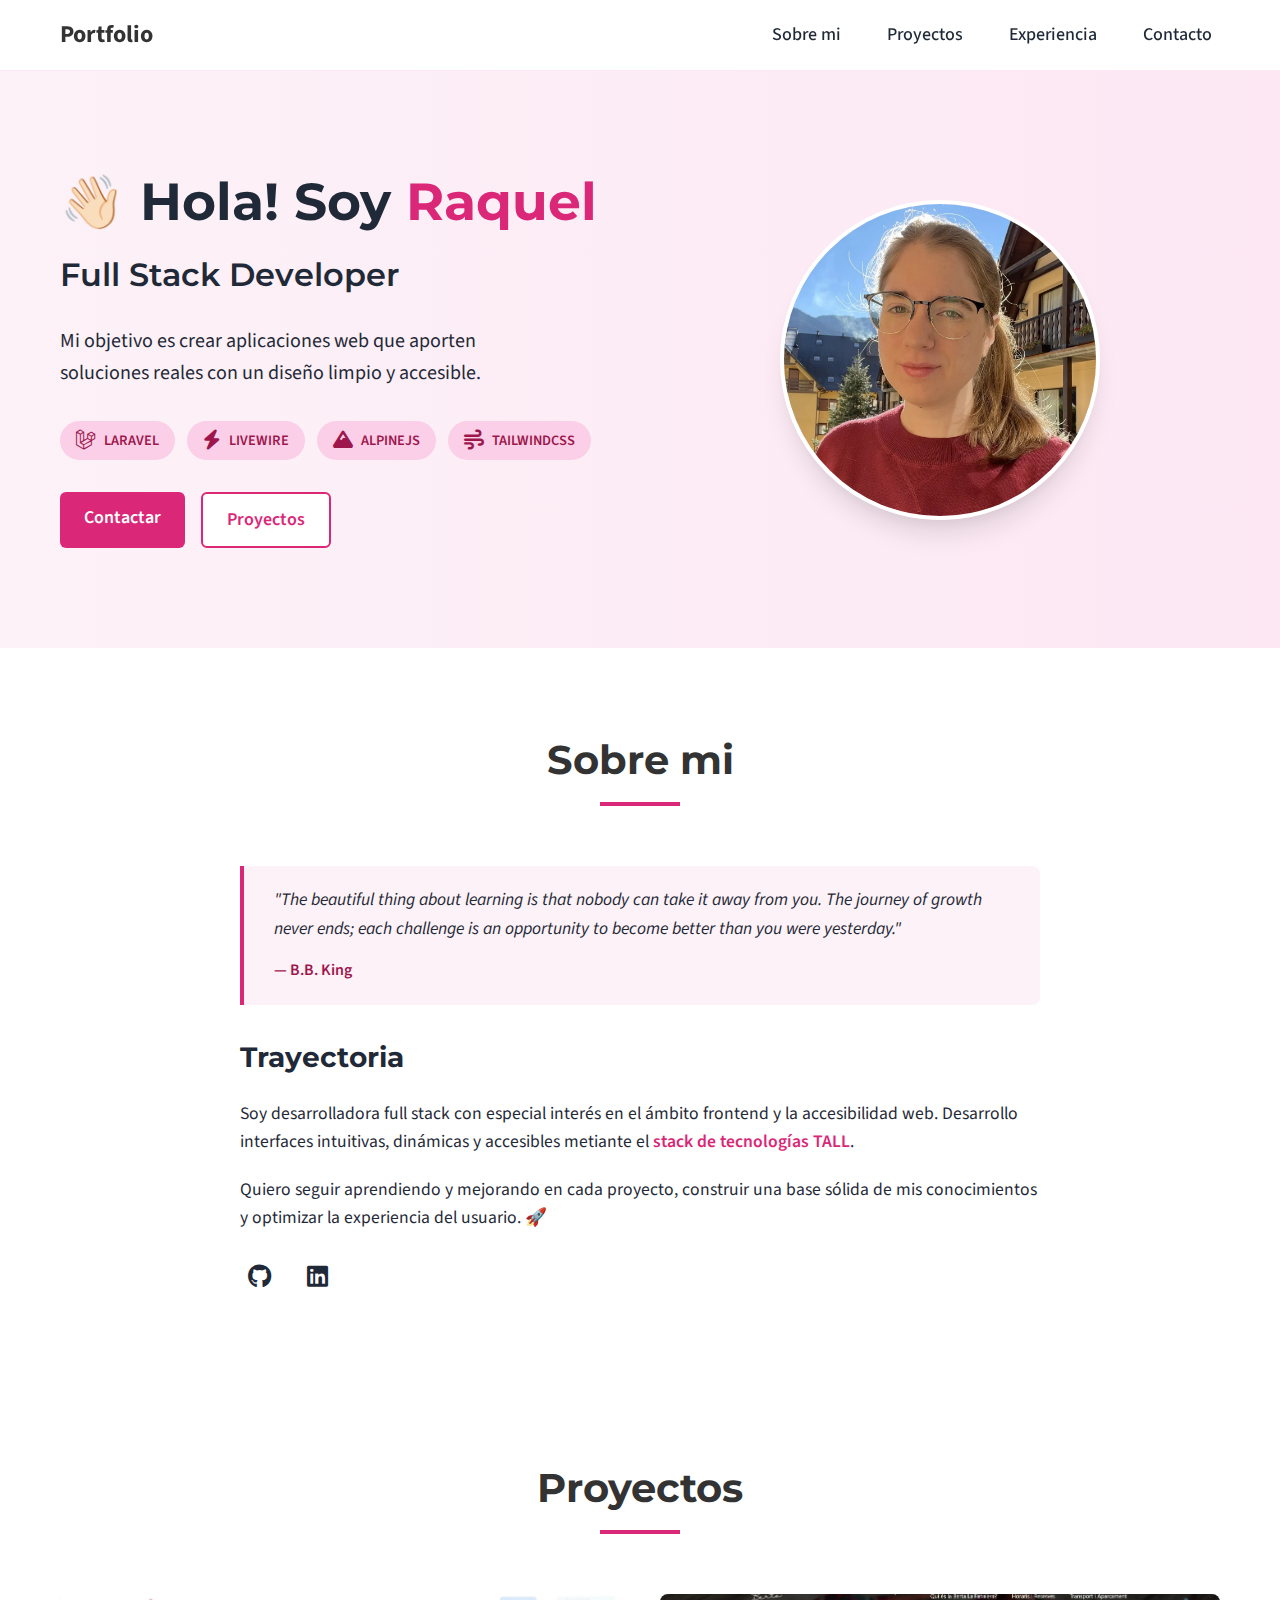
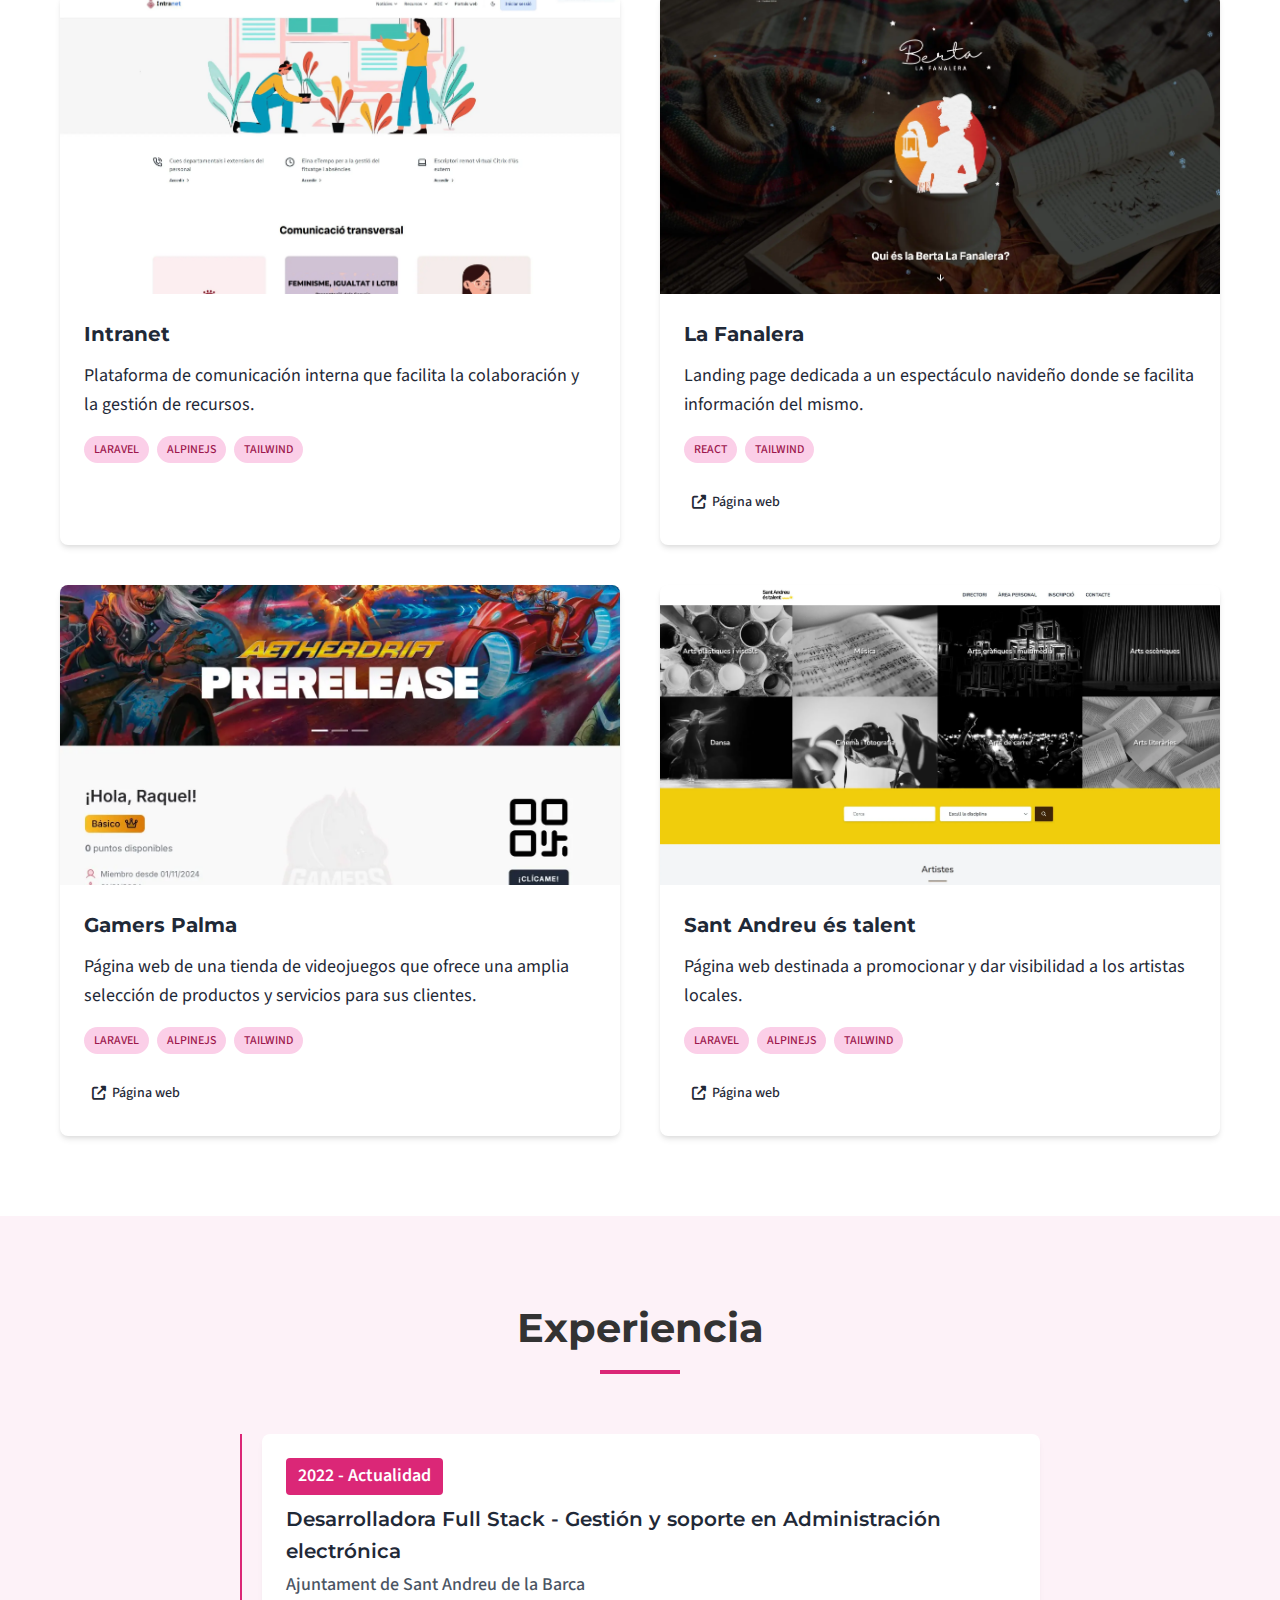
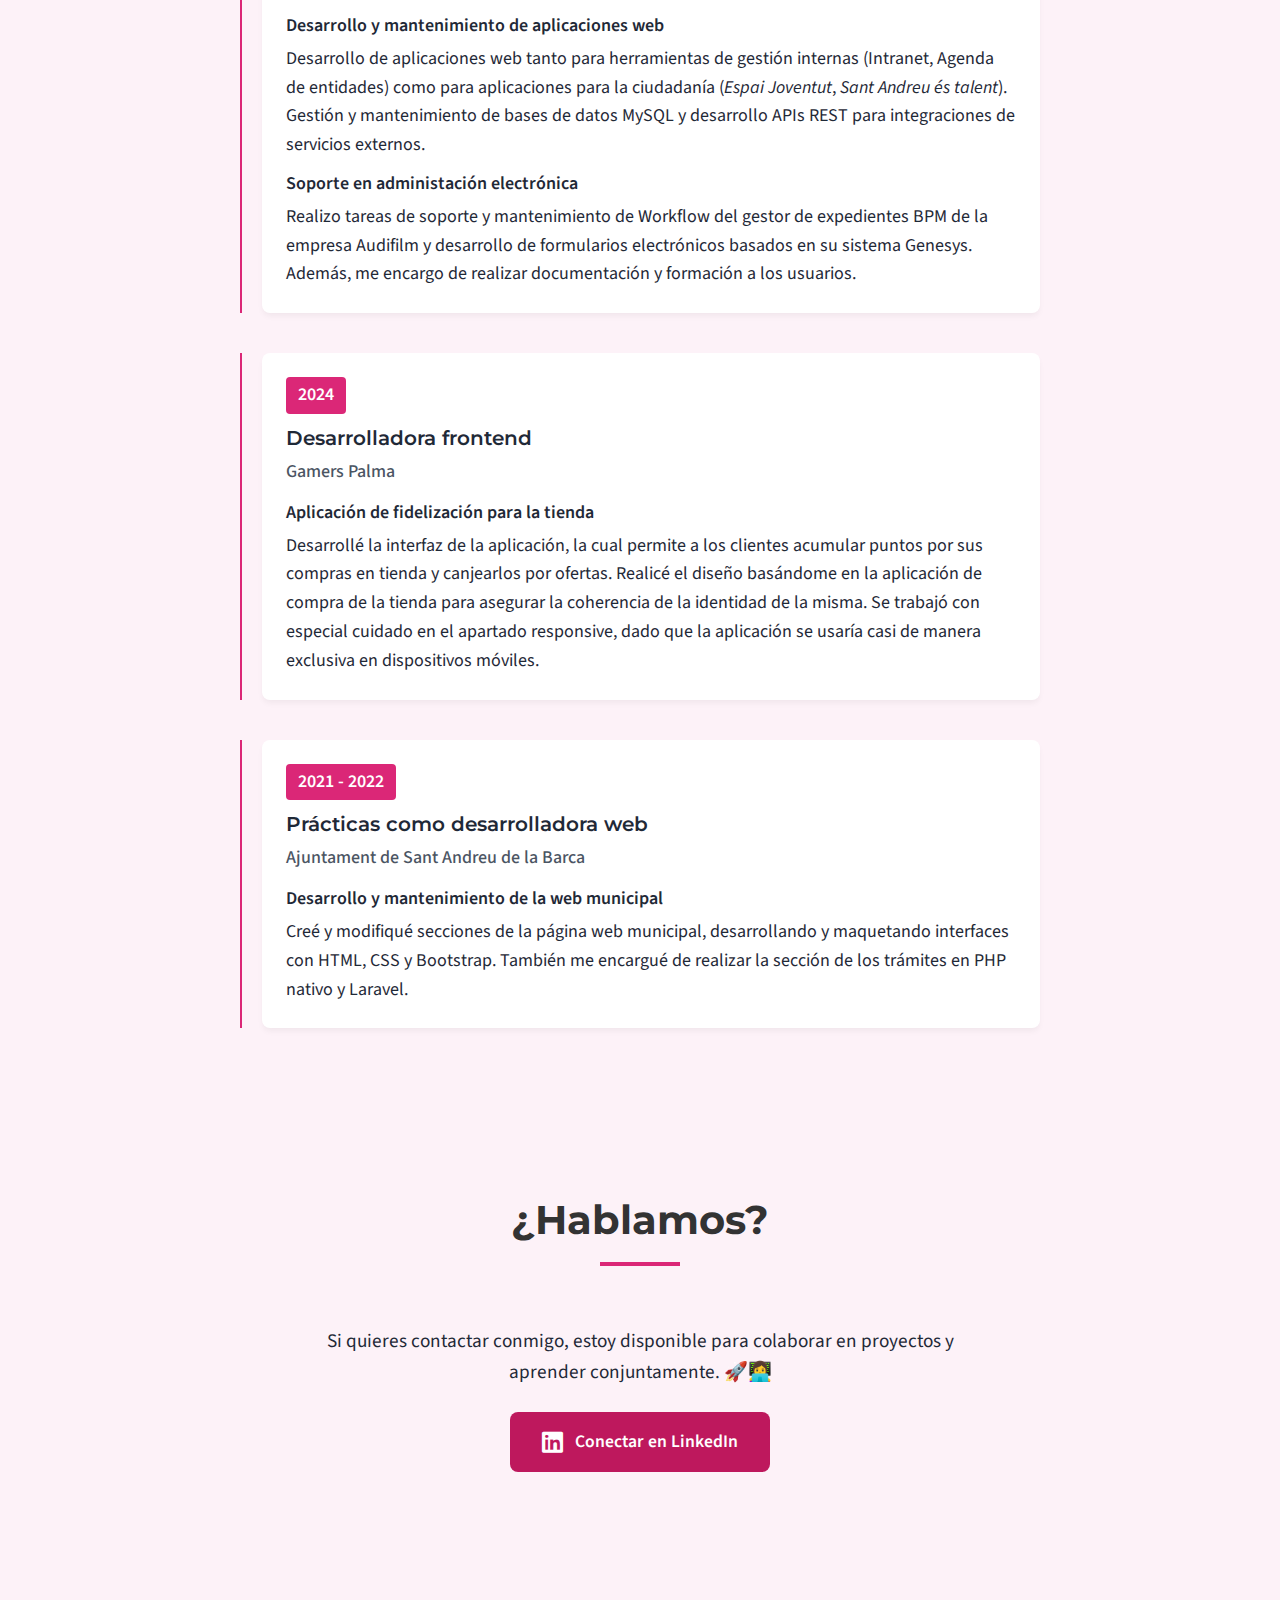
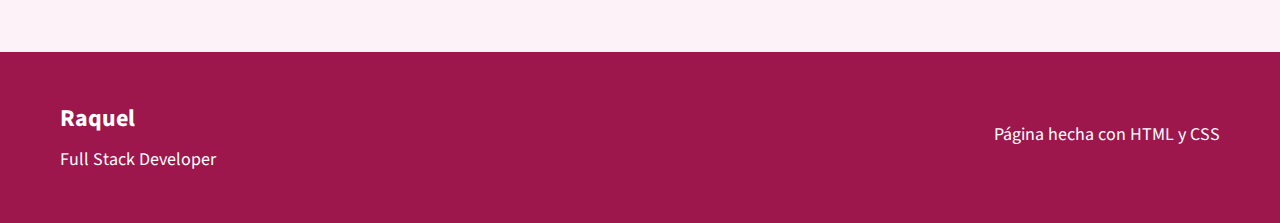
<file: index_v2.html>
<!DOCTYPE html>
<html lang="en">

<head>
  <meta charset="UTF-8">
  <meta name="viewport" content="width=device-width, initial-scale=1.0">
  <title>Portfolio | Raquel</title>
  <!-- Font Awesome -->
  <link rel="stylesheet" href="https://cdnjs.cloudflare.com/ajax/libs/font-awesome/6.4.0/css/all.min.css">
  <!-- CSS -->
  <link rel="stylesheet" href="styles_v2.css">
</head>

<body>
  <!-- Navegación -->
  <nav class="navbar" role="navigation" aria-label="Navegación principal">
    <div class="container">
      <div class="logo">Portfolio</div>
      <input type="checkbox" id="nav-toggle" class="nav-toggle" aria-expanded="false" aria-controls="nav-menu">
      <label for="nav-toggle" class="nav-toggle-label" aria-label="Toggle navigation menu">
        <span></span>
      </label>
      <ul class="nav-menu" id="nav-menu">
        <li><a href="#about">Sobre mi</a></li>
        <li><a href="#projects">Proyectos</a></li>
        <li><a href="#experience">Experiencia</a></li>
        <li><a href="#contact">Contacto</a></li>
      </ul>
    </div>
  </nav>

  <!-- Main -->
  <main id="main-content">
    <!-- Hero Section -->
    <section class="hero">
      <div class="container">
        <div class="hero-content">
          <div class="hero-text">
            <h1>👋🏻 Hola! Soy <span class="highlight">Raquel</span></h1>
            <h2>Full Stack Developer</h2>
            <p>
              Mi objetivo es crear aplicaciones web que aporten soluciones reales con un diseño limpio y accesible.
            </p>
            <!-- Skills -->
            <div class="skills-badges" aria-label="Mis skills">
              <span class="skill-badge">
                <i class="fab fa-laravel" aria-hidden="true"></i> Laravel
              </span>
              <span class="skill-badge">
                <i class="fas fa-bolt" aria-hidden="true"></i> Livewire
              </span>
              <span class="skill-badge">
                  <i class="fas fa-mountain" aria-hidden="true"></i> AlpineJS
              </span>
              <span class="skill-badge">
                  <i class="fas fa-wind" aria-hidden="true"></i> TailwindCSS
              </span>
            </div>

            <div class="hero-buttons">
              <a href="#contact" class="btn btn-primary">Contactar</a>
              <a href="#projects" class="btn btn-secondary">Proyectos</a>
            </div>
          </div>
          <div class="hero-image">
            <div class="profile-image">
              <img src="resources/img/portrait.webp" alt="Retrato">
            </div>
          </div>
        </div>
      </div>
    </section>

    <!-- About Section -->
    <section id="about" class="about" aria-labelledby="about-heading">
      <div class="container">
        <div class="section-header">
          <h2 id="about-heading">Sobre mi</h2>
          <div class="underline" aria-hidden="true"></div>
        </div>
        <div class="about-content">
          <div class="about-text">
            <blockquote class="about-quote">
              <p>"The beautiful thing about learning is that nobody can take it away from you. The journey of growth
                never ends; each challenge is an opportunity to become better than you were yesterday."</p>
              <cite>— B.B. King</cite>
            </blockquote>

            <h3>Trayectoria</h3>
            <p>
              Soy desarrolladora full stack con especial interés en el ámbito frontend y la accesibilidad web. Desarrollo interfaces intuitivas, dinámicas y accesibles metiante el <a href="https://tallstack.dev/" target="_blank" aria-label="Página oficial del stack TALL">stack de tecnologías TALL</a>.
            </p>
            <p>
              Quiero seguir aprendiendo y mejorando en cada proyecto, construir una base sólida de mis conocimientos y optimizar la experiencia del usuario. 🚀
            </p>
            <div class="social-links">
              <a href="https://github.com/rortegadev" target="_blank" rel="noopener noreferrer"
                aria-label="Enlace al perfil de GitHub">
                <i class="fab fa-github" aria-hidden="true"></i>
                <span class="sr-only">GitHub</span>
              </a>
              <a href="https://www.linkedin.com/in/raquel-ortega-mercader/" target="_blank" rel="noopener noreferrer"
                aria-label="Enlace al perfil de LinkedIn">
                <i class="fab fa-linkedin" aria-hidden="true"></i>
                <span class="sr-only">LinkedIn</span>
              </a>
            </div>
          </div>
        </div>
      </div>
    </section>

    <!-- Projects Section -->
    <section id="projects" class="projects" aria-labelledby="projects-heading">
      <div class="container">
        <div class="section-header">
          <h2 id="projects-heading">Proyectos</h2>
          <div class="underline" aria-hidden="true"></div>
        </div>
        <div class="projects-grid">
          <!-- Intranet -->
          <article class="project-card">
            <div class="project-image">
              <img src="resources/img/projects/intranet.webp" alt="Captura de pantalla del proyecto de la Intranet">
            </div>
            <div class="project-content">
              <h3>Intranet</h3>
              <p>Plataforma de comunicación interna que facilita la colaboración y la gestión de recursos.</p>
              <div class="project-tags" aria-label="Tecnologías usadas">
                <span class="tag">Laravel</span>
                <span class="tag">AlpineJS</span>
                <span class="tag">Tailwind</span>
              </div>
            </div>
          </article>

          <!-- La Fanalera -->
          <article class="project-card">
            <div class="project-image">
              <img src="resources/img/projects/lafanalera.webp" alt="Captura de pantalla del proyecto de La Fanalera">
            </div>
            <div class="project-content">
              <h3>La Fanalera</h3>
              <p>Landing page dedicada a un espectáculo navideño donde se facilita información del mismo.</p>
              <div class="project-tags" aria-label="Tecnologías usadas">
                <span class="tag">React</span>
                <span class="tag">Tailwind</span>
              </div>
              <div class="project-links">
                <a href="https://lafanalera.cat/" target="_blank" rel="noopener noreferrer"
                  aria-label="Acceder a la página web de La Fanalera">
                  <i class="fas fa-external-link-alt" aria-hidden="true"></i> Página web
                </a>
              </div>
            </div>
          </article>

          <!-- Gamers Palma -->
          <article class="project-card">
            <div class="project-image">
              <img src="resources/img/projects/gamers-palma.webp" alt="Captura de pantalla del proyecto de Gamers Palma">
            </div>
            <div class="project-content">
              <h3>Gamers Palma</h3>
              <p>
                Página web de una tienda de videojuegos que ofrece una amplia selección de productos y servicios para
                sus clientes.
              </p>
              <div class="project-tags" aria-label="Tecnologías usadas">
                <span class="tag">Laravel</span>
                <span class="tag">AlpineJS</span>
                <span class="tag">Tailwind</span>
              </div>
              <div class="project-links">
                <a href="https://app.gamers-palma.com/" target="_blank" rel="noopener noreferrer"
                  aria-label="Acceder a la página web de Gamers Palma">
                  <i class="fas fa-external-link-alt" aria-hidden="true"></i> Página web
                </a>
              </div>
            </div>
          </article>

          <!-- Sant Andreu és talent -->
          <article class="project-card">
            <div class="project-image">
              <img src="resources/img/projects/artistes.webp" alt="Captura de pantalla del proyecto de 'Sant Andreu és talent'">
            </div>
            <div class="project-content">
              <h3>Sant Andreu és talent</h3>
              <p>Página web destinada a promocionar y dar visibilidad a los artistas locales.</p>
              <div class="project-tags" aria-label="Tecnologías usadas">
                <span class="tag">Laravel</span>
                <span class="tag">AlpineJS</span>
                <span class="tag">Tailwind</span>
              </div>
              <div class="project-links">
                <a href="https://artistes.sabarca.cat/" target="_blank" rel="noopener noreferrer"
                  aria-label="Acceder a la página web de 'Sant Andreu és talent'">
                  <i class="fas fa-external-link-alt" aria-hidden="true"></i> Página web
                </a>
              </div>
            </div>
          </article>
        </div>
      </div>
    </section>

    <!-- Experience Section -->
    <section id="experience" class="experience" aria-labelledby="experience-heading">
      <div class="container">
        <div class="section-header">
          <h2 id="experience-heading">Experiencia</h2>
          <div class="underline" aria-hidden="true"></div>
        </div>
        <div class="timeline">
          <!-- Ajuntament - Actual -->
          <div class="timeline-item">
            <div class="timeline-content">
              <p class="timeline-date">2022 - Actualidad</p>
              <h3 class="timeline-title">Desarrolladora Full Stack - Gestión y soporte en Administración electrónica</h3>
              <p class="timeline-company">Ajuntament de Sant Andreu de la Barca</p>
              <p class="timeline-subtitle">Desarrollo y mantenimiento de aplicaciones web</p>
              <p class="timeline-description">
                Desarrollo de aplicaciones web tanto para herramientas de gestión internas (Intranet, Agenda de entidades)
                como para aplicaciones para la ciudadanía (<i>Espai Joventut</i>, <i>Sant Andreu és talent</i>).
                Gestión y mantenimiento de bases de datos MySQL y desarrollo APIs REST para integraciones de servicios externos.
              </p>
              <p class="timeline-subtitle">Soporte en administación electrónica</p>
              <p class="timeline-description">
                Realizo tareas de soporte y mantenimiento de Workflow del gestor de expedientes BPM de la empresa Audifilm
                y desarrollo de formularios electrónicos basados en su sistema Genesys. Además, me encargo de realizar documentación
                y formación a los usuarios.
              </p>
            </div>
          </div>

          <!-- Gamers Palma -->
          <div class="timeline-item">
            <div class="timeline-content">
              <p class="timeline-date">2024</p> 
              <h3 class="timeline-title">Desarrolladora frontend</h3>
              <p class="timeline-company">Gamers Palma</p>
              <p class="timeline-subtitle">Aplicación de fidelización para la tienda</p>
              <p class="timeline-description">
                Desarrollé la interfaz de la aplicación, la cual permite a los clientes acumular puntos por sus compras en tienda y canjearlos por ofertas.
                Realicé el diseño basándome en la aplicación de compra de la tienda para asegurar la coherencia de la identidad de la misma.
                Se trabajó con especial cuidado en el apartado responsive, dado que la aplicación se usaría casi de manera exclusiva en dispositivos móviles.
              </p>
            </div>
          </div>

          <!-- Ajuntament - Pràctiques -->
          <div class="timeline-item">
            <div class="timeline-content">
              <p class="timeline-date">2021 - 2022</p>
              <h3 class="timeline-title">Prácticas como desarrolladora web</h3>
              <p class="timeline-company">Ajuntament de Sant Andreu de la Barca</p>
              <p class="timeline-subtitle">Desarrollo y mantenimiento de la web municipal</p>
              <p class="timeline-description">
                Creé y modifiqué secciones de la página web municipal, desarrollando y maquetando interfaces con HTML, CSS y Bootstrap.
                También me encargué de realizar la sección de los trámites en PHP nativo y Laravel.
              </p>
            </div>
          </div>

        </div>
      </div>
    </section>

    <!-- Contact Section -->
    <section id="contact" class="contact" aria-labelledby="contact-heading">
      <div class="container">
        <div class="section-header">
          <h2 id="contact-heading">¿Hablamos?</h2>
          <div class="underline" aria-hidden="true"></div>
        </div>
        <div class="contact-content">
          <!-- CTA -->
          <div class="contact-cta">
            <p>Si quieres contactar conmigo, estoy disponible para colaborar en proyectos y aprender conjuntamente. 🚀👩‍💻</p>
            <a href="https://linkedin.com/in/yourprofile" target="_blank" rel="noopener noreferrer" class="linkedin-btn"
              aria-label="Conecta conmigo en LinkedIn">
              <i class="fab fa-linkedin" aria-hidden="true"></i>
              Conectar en LinkedIn
            </a>
          </div>
        </div>
      </div>
    </section>
  </main>

  <!-- Footer -->
  <footer class="footer" role="contentinfo">
    <div class="container">
      <div class="footer-content">
        <div class="footer-info">
          <h3>Raquel</h3>
          <p>Full Stack Developer</p>
        </div>
        <div class="footer-copyright">
          <p>Página hecha con HTML y CSS</p>
        </div>
      </div>
    </div>
  </footer>

  <!-- Menú para el móvil -->
  <script>
    document.addEventListener('DOMContentLoaded', function () {
      const navToggle = document.getElementById('nav-toggle');

      navToggle.addEventListener('change', function () {
        const expanded = this.checked ? 'true' : 'false';
        this.setAttribute('aria-expanded', expanded);
      });
    });
  </script>
</body>

</html>
</file>
<file: styles_v2.css>
@import url('https://fonts.googleapis.com/css2?family=Montserrat:ital,wght@0,100..900;1,100..900&family=Source+Sans+3:ital,wght@0,200..900;1,200..900&display=swap');

/* Estilos base */
* {
  margin: 0;
  padding: 0;
  box-sizing: border-box;
}

html {
  scroll-behavior: smooth;
  /* Improve font rendering */
  -webkit-font-smoothing: antialiased;
  -moz-osx-font-smoothing: grayscale;
}

body {
  font-family: 'Source Sans 3', 'Segoe UI', Tahoma, Geneva, Verdana, sans-serif;
  line-height: 1.6;
  color: #333;
  background-color: #fff;
  /* Minimum font size for readability */
  font-size: 18px;
}

/* Estilos focus para la navegación con teclado */
:focus {
  outline: 3px solid #db2777;
  outline-offset: 2px;
}

.container {
  width: 100%;
  max-width: 1200px;
  margin: 0 auto;
  padding: 0 20px;
}

img {
  max-width: 100%;
  height: auto;
}

a {
  text-decoration: none;
  color: inherit;
}

ul {
  list-style: none;
}

/* Section */
section {
  padding: 80px 0;
}

.section-header {
  text-align: center;
  margin-bottom: 60px;
}

.section-header h2 {
  font-size: 2.5rem;
  font-family: 'Montserrat', 'Segoe UI', Tahoma, Geneva, Verdana, sans-serif;
  color: #333;
  margin-bottom: 10px;
}

.underline {
  height: 4px;
  width: 80px;
  background-color: #db2777;
  margin: 0 auto;
}

/* Button */
.btn {
  display: inline-block;
  padding: 12px 24px;
  border-radius: 6px;
  font-weight: 600;
  transition: all 0.3s ease;
  cursor: pointer;
}

.btn-primary {
  background-color: #db2777;
  color: white;
  border: none;
}

.btn-primary:hover,
.btn-primary:focus {
  background-color: #be185d;
}

.btn-secondary {
  background-color: white;
  color: #db2777;
  border: 2px solid #db2777;
}

.btn-secondary:hover,
.btn-secondary:focus {
  background-color: #fdf2f8;
}

.btn-full {
  width: 100%;
}

.btn-large {
  padding: 16px 32px;
  font-size: 1.1rem;
}

/* Navigation */
.navbar {
  position: sticky;
  top: 0;
  z-index: 100;
  background-color: rgba(255, 255, 255, 0.95);
  backdrop-filter: blur(10px);
  border-bottom: 1px solid #fce7f3;
}

.navbar .container {
  display: flex;
  justify-content: space-between;
  align-items: center;
  height: 70px;
}

.logo {
  font-size: 1.5rem;
  font-weight: 700;
}

.nav-menu {
  display: flex;
  gap: 30px;
}

.nav-menu a {
  color: #1f2937;
  font-weight: 500;
  transition: color 0.3s ease;
  padding: 8px;
  border-radius: 4px;
}

.nav-menu a:hover,
.nav-menu a:focus {
  color: #db2777;
  text-decoration: underline;
}

/* Mobile Navigation */
.nav-toggle {
  position: absolute;
  opacity: 0;
  width: 1px;
  height: 1px;
  overflow: hidden;
}

.nav-toggle-label {
  display: none;
  cursor: pointer;
  padding: 10px;
  border-radius: 4px;
}

.nav-toggle-label:focus-within {
  outline: 3px solid #db2777;
}

.nav-toggle-label span,
.nav-toggle-label span::before,
.nav-toggle-label span::after {
  display: block;
  background: #333;
  height: 2px;
  width: 24px;
  position: relative;
}

.nav-toggle-label span::before,
.nav-toggle-label span::after {
  content: '';
  position: absolute;
}

.nav-toggle-label span::before {
  bottom: 8px;
}

.nav-toggle-label span::after {
  top: 8px;
}

/* Hero */
.hero {
  background: linear-gradient(to right, #fdf2f8, #fce7f3);
  padding: 100px 0;
}

.hero-content {
  display: flex;
  align-items: center;
  justify-content: space-between;
  gap: 40px;
}

.hero-text {
  flex: 1;
}

.hero-text h1 {
  font-size: 3.25rem;
  font-weight: 700;
  font-family: 'Montserrat', 'Segoe UI', Tahoma, Geneva, Verdana, sans-serif;
  color: #1f2937;
  margin-bottom: 16px;
  line-height: 1.2;
}

.hero-text h2 {
  font-size: 2rem;
  font-weight: 600;
  font-family: 'Montserrat', 'Segoe UI', Tahoma, Geneva, Verdana, sans-serif;
  color: #1f2937;
  margin-bottom: 24px;
}

.hero-text p {
  font-size: 1.25rem;
  color: #1f2937;
  margin-bottom: 32px;
  max-width: 500px;
}

.highlight {
  color: #db2777;
}

.hero-buttons {
  display: flex;
  gap: 16px;
}

.hero-image {
  flex: 1;
  display: flex;
  justify-content: center;
}

.profile-image {
  width: 320px;
  height: 320px;
  border-radius: 50%;
  overflow: hidden;
  border: 4px solid white;
  box-shadow: 0 20px 25px -5px rgba(0, 0, 0, 0.1), 0 10px 10px -5px rgba(0, 0, 0, 0.04);
}

.profile-image img {
  width: 100%;
  height: 100%;
  object-fit: cover;
}

/* Skill Badges */
.skills-badges {
  display: flex;
  flex-wrap: wrap;
  gap: 12px;
  margin-bottom: 32px;
}

.skill-badge {
  background-color: #fbcfe8;
  color: #9d174d;
  font-weight: 600;
  padding: 8px 16px;
  border-radius: 999px;
  font-size: 0.9rem;
  display: inline-flex;
  align-items: center;
  gap: 8px;
  text-transform: uppercase;
}

.skill-badge i {
  font-size: 1.25rem;
}

/* Sobre mi  */
.about-content {
  max-width: 800px;
  margin: 0 auto;
}

.about-text h3 {
  font-size: 1.75rem;
  font-family: 'Montserrat', 'Segoe UI', Tahoma, Geneva, Verdana, sans-serif;
  color: #1f2937;
  margin-bottom: 20px;
}

.about-text p {
  color: #1f2937;
  margin-bottom: 20px;
  font-size: 1.1rem;
}

.about-quote {
  border-left: 4px solid #db2777;
  padding: 20px 30px;
  margin: 30px 0;
  background-color: #fdf2f8;
  font-style: italic;
  font-size: 1.25rem;
  color: #1f2937;
  border-radius: 0 8px 8px 0;
}

.about-quote p {
  margin-bottom: 10px;
}

.about-quote cite {
  font-style: normal;
  font-weight: 600;
  color: #9d174d;
  font-size: 1rem;
}

/* Estilos para enlaces en el texto */
.about-text a {
  color: #db2777;
  font-weight: 600;
  text-decoration: none;
  position: relative;
  transition: color 0.3s ease;
}

.about-text a:hover {
  color: #be185d;
  text-decoration: underline;
  text-underline-offset: 4px;
  text-decoration-thickness: 2px;
}

/* Asegura que el foco del teclado sea visible */
.about-text a:focus {
  outline: 2px solid transparent;
  outline-offset: 2px;
  box-shadow: 0 0 0 2px #fdf2f8, 0 0 0 4px #db2777;
  border-radius: 2px;
}

.social-links {
  display: flex;
  gap: 20px;
  margin-top: 24px;
}

.social-links a {
  color: #1f2937;
  font-size: 1.5rem;
  transition: color 0.3s ease;
  padding: 8px;
  border-radius: 4px;
  display: flex;
  align-items: center;
  justify-content: center;
}

.social-links a:hover,
.social-links a:focus {
  color: #db2777;
}

.sr-only {
  position: absolute;
  width: 1px;
  height: 1px;
  padding: 0;
  margin: -1px;
  overflow: hidden;
  clip: rect(0, 0, 0, 0);
  white-space: nowrap;
  border-width: 0;
}

/* Experiencia */
.experience {
  background-color: #fdf2f8;
}

.timeline {
  max-width: 800px;
  margin: 0 auto;
}

.timeline-item {
  margin-bottom: 40px;
  position: relative;
  padding-left: 20px;
  border-left: 2px solid #db2777;
}

.timeline-item:last-child {
  margin-bottom: 0;
}

.timeline-content {
  background-color: white;
  padding: 24px;
  border-radius: 8px;
  box-shadow: 0 4px 6px -1px rgba(0, 0, 0, 0.05);
}

.timeline-date {
  display: inline-block;
  font-weight: 600;
  color: white;
  margin-bottom: 8px;
  padding: 4px 12px;
  background-color: #db2777;
  border-radius: 4px;
}

.timeline-title {
  font-size: 1.25rem;
  font-weight: 600;
  font-family: 'Montserrat', 'Segoe UI', Tahoma, Geneva, Verdana, sans-serif;
  color: #1f2937;
  margin-bottom: 4px;
}

.timeline-subtitle {
  font-weight: 600;
  color: #1f2937;
  margin-bottom: 4px;
  margin-top: 10px;
}

.timeline-company {
  font-weight: 500;
  color: #4b5563;
  margin-bottom: 12px;
}

.timeline-description {
  color: #1f2937;
}

/* Proyectos */
.projects-grid {
  display: grid;
  grid-template-columns: repeat(auto-fill, minmax(500px, 1fr));
  gap: 40px;
}

.project-card {
  background-color: white;
  border-radius: 8px;
  overflow: hidden;
  box-shadow: 0 4px 6px -1px rgba(0, 0, 0, 0.1), 0 2px 4px -1px rgba(0, 0, 0, 0.06);
  transition: transform 0.3s ease, box-shadow 0.3s ease;
}

.project-card:hover,
.project-card:focus-within {
  transform: translateY(-5px);
  box-shadow: 0 20px 25px -5px rgba(0, 0, 0, 0.1), 0 10px 10px -5px rgba(0, 0, 0, 0.04);
}

.project-image {
  height: 300px;
  overflow: hidden;
}

.project-image img {
  width: 100%;
  height: 100%;
  object-fit: cover;
  transition: transform 0.5s ease;
}

.project-card:hover .project-image img {
  transform: scale(1.05);
}

.project-content {
  padding: 24px;
}

.project-content h3 {
  font-size: 1.25rem;
  font-family: 'Montserrat', 'Segoe UI', Tahoma, Geneva, Verdana, sans-serif;
  color: #1f2937;
  margin-bottom: 12px;
}

.project-content p {
  color: #1f2937;
  margin-bottom: 16px;
}

.project-tags {
  display: flex;
  flex-wrap: wrap;
  gap: 8px;
  margin-bottom: 20px;
}

.tag {
  background-color: #fbcfe8;
  color: #9d174d;
  font-size: 0.75rem;
  font-weight: 500;
  padding: 4px 10px;
  border-radius: 999px;
  text-transform: uppercase;
}

.project-links {
  display: flex;
  justify-content: space-between;
}

.project-links a {
  color: #1f2937;
  font-size: 0.875rem;
  font-weight: 500;
  display: flex;
  align-items: center;
  gap: 6px;
  transition: color 0.3s ease;
  padding: 8px;
  border-radius: 4px;
}

.project-links a:hover,
.project-links a:focus {
  color: #db2777;
  text-decoration: underline;
}

/* Contactar */
.contact {
  background-color: #fdf2f8;
}

.contact-content {
  display: flex;
  flex-direction: column;
  align-items: center;
  text-align: center;
  max-width: 700px;
  margin: 0 auto;
  margin-bottom: 100px;
}

.contact-cta {
  /* margin-top: 20px; */
  text-align: center;
}

.contact-cta p {
  font-size: 1.2rem;
  margin-bottom: 24px;
  color: #1f2937;
}

.linkedin-btn {
  display: inline-flex;
  align-items: center;
  gap: 12px;
  background-color: #be185d;
  color: white;
  padding: 16px 32px;
  border-radius: 8px;
  font-weight: 600;
  font-size: 1.1rem;
  transition: all 0.3s ease;
}

.linkedin-btn:hover,
.linkedin-btn:focus {
  background-color: #9d174d;
  transform: translateY(-3px);
  box-shadow: 0 10px 15px -3px rgba(0, 0, 0, 0.1), 0 4px 6px -2px rgba(0, 0, 0, 0.05);
}

.linkedin-btn i {
  font-size: 1.5rem;
}

/* Footer */
.footer {
  background-color: #9d174d;
  color: white;
  padding: 48px 0;
}

.footer-content {
  display: flex;
  justify-content: space-between;
  align-items: center;
}

.footer-info h3 {
  font-size: 1.5rem;
  font-weight: 700;
  margin-bottom: 8px;
}

.footer-info p {
  color: white;
}

.footer-copyright {
  text-align: right;
}

.footer-copyright p {
  color: white;
  margin-bottom: 4px;
}

/* Media Queries */
@media (max-width: 992px) {
  .hero-text h1 {
    font-size: 3rem;
  }

  .hero-text h2 {
    font-size: 1.75rem;
  }

  .projects-grid {
    grid-template-columns: repeat(auto-fill, minmax(300px, 1fr));
  }
}

@media (max-width: 768px) {
  section {
    padding: 60px 0;
  }

  .hero {
    padding: 80px 0;
  }

  .hero-content {
    flex-direction: column-reverse;
    text-align: center;
  }

  .hero-text p {
    margin-left: auto;
    margin-right: auto;
  }

  .skills-badges {
    justify-content: center;
  }

  .hero-buttons {
    justify-content: center;
  }

  .footer-content {
    flex-direction: column;
    gap: 20px;
  }

  .footer-copyright {
    text-align: center;
  }

  /* Mobile Navigation */
  .nav-toggle-label {
    display: block;
  }

  .nav-menu {
    position: absolute;
    top: 70px;
    left: 0;
    right: 0;
    background-color: white;
    flex-direction: column;
    align-items: center;
    padding: 20px 0;
    gap: 20px;
    box-shadow: 0 4px 6px -1px rgba(0, 0, 0, 0.1);
    transform: scale(1, 0);
    transform-origin: top;
    opacity: 0;
    transition: transform 0.3s ease, opacity 0.3s ease;
  }

  .nav-toggle:checked~.nav-menu {
    transform: scale(1, 1);
    opacity: 1;
  }
}

@media (max-width: 576px) {
  .section-header h2 {
    font-size: 2rem;
  }

  .hero-text h1 {
    font-size: 2.5rem;
  }

  .hero-text h2 {
    font-size: 1.5rem;
  }

  .hero-buttons {
    flex-direction: column;
    gap: 12px;
  }

  .btn {
    width: 100%;
    text-align: center;
  }

  .profile-image {
    width: 250px;
    height: 250px;
  }

  .projects-grid {
    grid-template-columns: 1fr;
  }
}

/* High contrast mode support */
@media (forced-colors: active) {

  .btn-primary,
  .btn-secondary,
  .underline,
  .linkedin-btn,
  .timeline-item {
    forced-color-adjust: none;
  }
}
</file>
